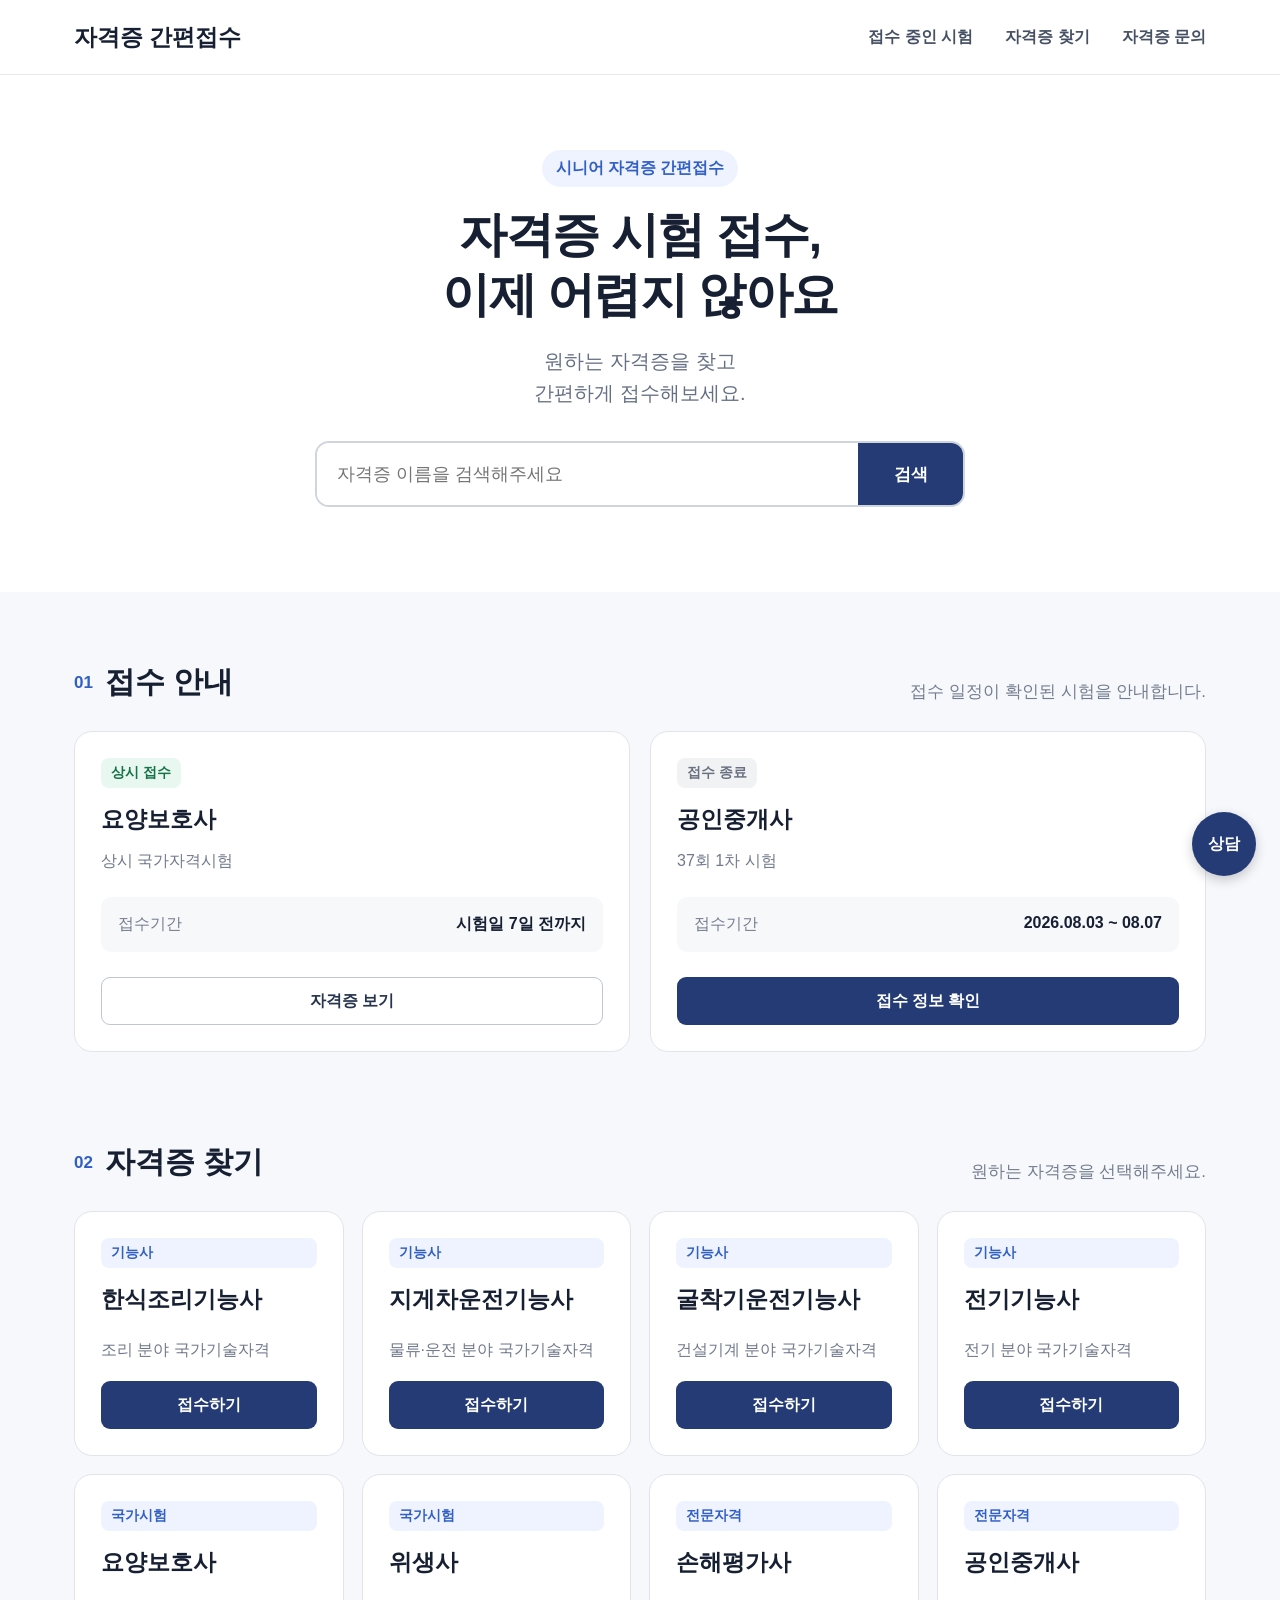
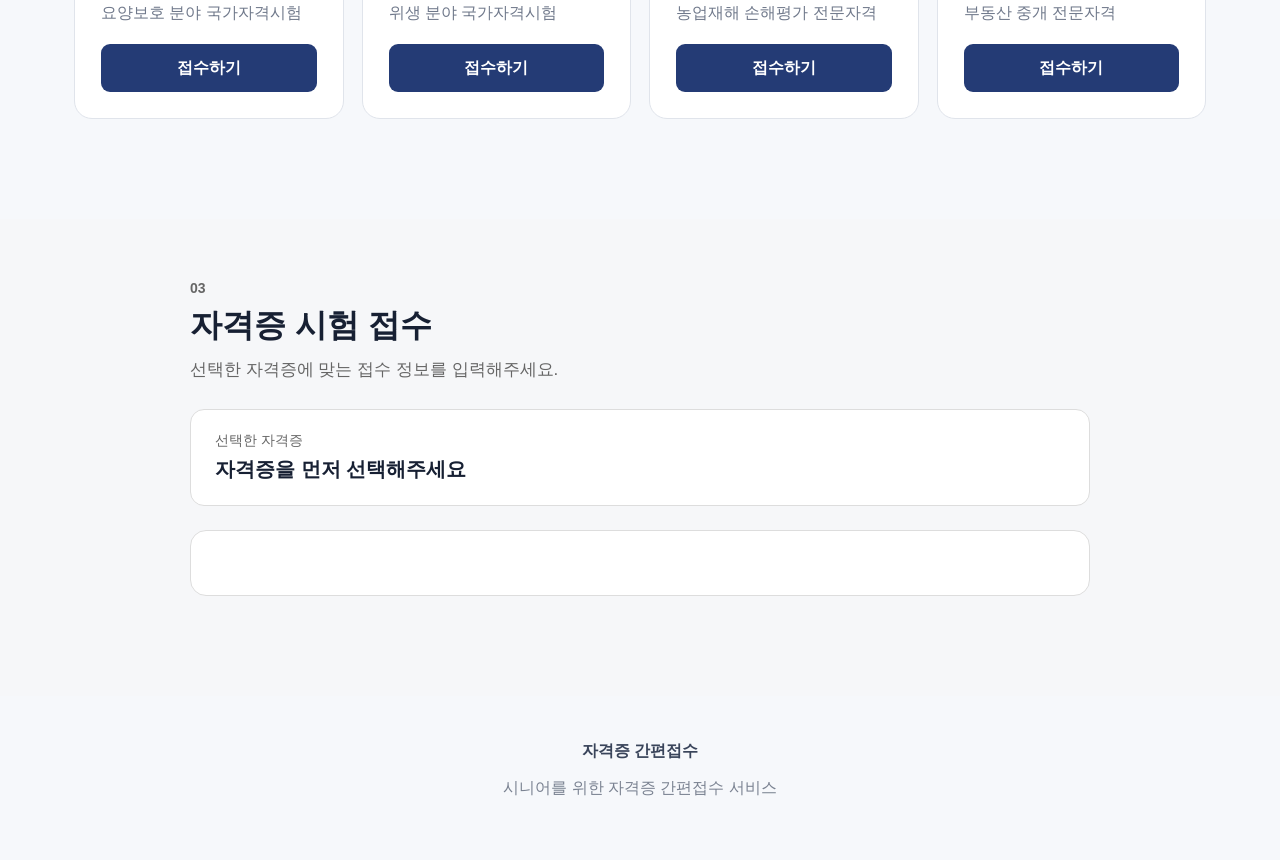
<file: index.html>
<!DOCTYPE html>
<html lang="ko">

<head>
  <meta charset="UTF-8">
  <meta name="viewport" content="width=device-width, initial-scale=1.0">

  <title>자격증 간편접수</title>

  <link
    rel="stylesheet"
    href="style.css"
  >
  <link
    rel="stylesheet"
    href="chatbot.css"
  >
</head>


<body>


<!-- =========================
     HEADER
========================= -->

<header class="top-header">

  <div class="nav">

    <div class="logo">
      자격증 간편접수
    </div>

    <nav>
      <a href="#open-exams">
        접수 중인 시험
      </a>

      <a href="#certificates">
        자격증 찾기
      </a>

      <a href="/cb/">
        자격증 문의
      </a>
    </nav>

  </div>

</header>



<main>


<!-- =========================
     HERO
========================= -->

<section class="hero">

  <span class="hero-label">
    시니어 자격증 간편접수
  </span>

  <h1>
    자격증 시험 접수,<br>
    이제 어렵지 않아요
  </h1>

  <p>
    원하는 자격증을 찾고<br class="mobile-break">
    간편하게 접수해보세요.
  </p>


  <div class="search-box">

    <input
      type="text"
      id="certificate-search"
      placeholder="자격증 이름을 검색해주세요"
    >

    <button
      type="button"
      id="search-button"
    >
      검색
    </button>

  </div>

</section>



<!-- =========================
     접수 안내
========================= -->

<section
  class="content-section"
  id="open-exams"
>

  <div class="section-heading">

    <div>
      <span class="section-number">
        01
      </span>

      <h2>
        접수 안내
      </h2>
    </div>

    <p>
      접수 일정이 확인된 시험을 안내합니다.
    </p>

  </div>


  <div class="open-grid">


    <!-- 요양보호사 -->

    <article class="open-card">

      <span class="status ongoing">
        상시 접수
      </span>

      <h3>
        요양보호사
      </h3>

      <p class="category">
        상시 국가자격시험
      </p>

      <div class="exam-info">

        <span>
          접수기간
        </span>

        <strong>
          시험일 7일 전까지
        </strong>

      </div>


      <button
        type="button"
        class="info-button"
        data-search="요양보호사"
      >
        자격증 보기
      </button>

    </article>


    <!-- 공인중개사 -->

    <article class="open-card">

      <span class="status ended">
        접수 종료
      </span>

      <h3>
        공인중개사
      </h3>

      <p class="category">
        37회 1차 시험
      </p>

      <div class="exam-info">

        <span>
          접수기간
        </span>

        <strong>
          2026.08.03 ~ 08.07
        </strong>

      </div>


      <button
        type="button"
        class="apply-button"
        data-certificate="공인중개사"
      >
        접수 정보 확인
      </button>

    </article>


  </div>

</section>



<!-- =========================
     자격증 전체
========================= -->

<section
  class="content-section"
  id="certificates"
>

  <div class="section-heading">

    <div>

      <span class="section-number">
        02
      </span>

      <h2>
        자격증 찾기
      </h2>

    </div>

    <p>
      원하는 자격증을 선택해주세요.
    </p>

  </div>


  <div
    class="certificate-grid"
    id="certificate-grid"
  >


    <!-- 한식조리기능사 -->

    <article
      class="certificate-card available"
      data-name="한식조리기능사"
    >

      <span class="certificate-type">
        기능사
      </span>

      <h3>
        한식조리기능사
      </h3>

      <p>
        조리 분야 국가기술자격
      </p>

      <button
        type="button"
        class="apply-button"
        data-certificate="한식조리기능사"
      >
        접수하기
      </button>

    </article>


    <!-- 지게차운전기능사 -->

    <article
      class="certificate-card available"
      data-name="지게차운전기능사"
    >

      <span class="certificate-type">
        기능사
      </span>

      <h3>
        지게차운전기능사
      </h3>

      <p>
        물류·운전 분야 국가기술자격
      </p>

      <button
        type="button"
        class="apply-button"
        data-certificate="지게차운전기능사"
      >
        접수하기
      </button>

    </article>


    <!-- 굴착기운전기능사 -->

    <article
      class="certificate-card available"
      data-name="굴착기운전기능사"
    >

      <span class="certificate-type">
        기능사
      </span>

      <h3>
        굴착기운전기능사
      </h3>

      <p>
        건설기계 분야 국가기술자격
      </p>

      <button
        type="button"
        class="apply-button"
        data-certificate="굴착기운전기능사"
      >
        접수하기
      </button>

    </article>


    <!-- 전기기능사 -->

    <article
      class="certificate-card available"
      data-name="전기기능사"
    >

      <span class="certificate-type">
        기능사
      </span>

      <h3>
        전기기능사
      </h3>

      <p>
        전기 분야 국가기술자격
      </p>

      <button
        type="button"
        class="apply-button"
        data-certificate="전기기능사"
      >
        접수하기
      </button>

    </article>


    <!-- 요양보호사 -->

    <article
      class="certificate-card available"
      data-name="요양보호사"
    >

      <span class="certificate-type">
        국가시험
      </span>

      <h3>
        요양보호사
      </h3>

      <p>
        요양보호 분야 국가자격시험
      </p>

      <button
        type="button"
        class="apply-button"
        data-certificate="요양보호사"
      >
        접수하기
      </button>

    </article>


    <!-- 위생사 -->

    <article
      class="certificate-card available"
      data-name="위생사"
    >

      <span class="certificate-type">
        국가시험
      </span>

      <h3>
        위생사
      </h3>

      <p>
        위생 분야 국가자격시험
      </p>

      <button
        type="button"
        class="apply-button"
        data-certificate="위생사"
      >
        접수하기
      </button>

    </article>


    <!-- 손해평가사 -->

    <article
      class="certificate-card available"
      data-name="손해평가사"
    >

      <span class="certificate-type">
        전문자격
      </span>

      <h3>
        손해평가사
      </h3>

      <p>
        농업재해 손해평가 전문자격
      </p>

      <button
        type="button"
        class="apply-button"
        data-certificate="손해평가사"
      >
        접수하기
      </button>

    </article>


    <!-- 공인중개사 -->

    <article
      class="certificate-card available"
      data-name="공인중개사"
    >

      <span class="certificate-type">
        전문자격
      </span>

      <h3>
        공인중개사
      </h3>

      <p>
        부동산 중개 전문자격
      </p>

      <button
        type="button"
        class="apply-button"
        data-certificate="공인중개사"
      >
        접수하기
      </button>

    </article>


  </div>


  <p
    id="no-result"
    class="no-result"
  >
    검색 결과가 없습니다.
  </p>

</section>



<!-- =========================
     통합 접수 Form
========================= -->

<section
  class="application-section"
  id="application"
>

  <div class="form-wrapper">


    <div class="form-heading">

      <span class="section-number">
        03
      </span>

      <h2>
        자격증 시험 접수
      </h2>

      <p>
        선택한 자격증에 맞는 접수 정보를 입력해주세요.
      </p>

    </div>



    <!-- 선택한 자격증 -->

    <div class="selected-exam">

      <div>

        <span>
          선택한 자격증
        </span>

        <strong id="selected-certificate-name">
          자격증을 먼저 선택해주세요
        </strong>

      </div>

      <span id="selected-exam-type"></span>

    </div>



    <form id="application-form">


      <input
        type="hidden"
        id="selected-certificate"
        name="certificate"
      >



      <!-- =========================
           국가기술자격
      ========================== -->

      <div
        class="form-type-section"
        id="national-form"
        hidden
      >


        <div class="form-step">

          <span>
            STEP 1
          </span>

          <h3>
            시험 정보
          </h3>

        </div>


        <div class="auto-info-grid">

          <div class="auto-info">

            <span>
              시험유형
            </span>

            <strong id="national-exam-type">
              -
            </strong>

          </div>


          <div class="auto-info">

            <span>
              시험구분
            </span>

            <strong>
              필기
            </strong>

          </div>


          <div class="auto-info">

            <span>
              등급
            </span>

            <strong>
              기능사
            </strong>

          </div>

        </div>



        <!-- 전기기능사 회차 -->

        <div
          class="form-group"
          id="exam-round-group"
          hidden
        >

          <label for="exam-round">
            시험 회차 <span>*</span>
          </label>

          <select id="exam-round">

            <option value="">
              회차를 선택해주세요
            </option>

            <option value="1">1회</option>
            <option value="2">2회</option>
            <option value="3">3회</option>
            <option value="4">4회</option>

          </select>

        </div>



        <!-- 시험지역 -->

        <div class="form-group">

          <label for="national-region">
            시험지역 <span>*</span>
          </label>

          <select id="national-region">

            <option value="">
              지역을 선택해주세요
            </option>

            <option value="서울">서울</option>
            <option value="부산">부산</option>
            <option value="대구">대구</option>
            <option value="인천">인천</option>
            <option value="광주">광주</option>
            <option value="대전">대전</option>
            <option value="울산">울산</option>
            <option value="세종">세종</option>
            <option value="경기">경기</option>
            <option value="강원">강원</option>
            <option value="충북">충북</option>
            <option value="충남">충남</option>
            <option value="전북">전북</option>
            <option value="전남">전남</option>
            <option value="경북">경북</option>
            <option value="경남">경남</option>
            <option value="제주">제주</option>

          </select>

        </div>



        <!-- 시험장 -->

        <div class="form-group">

          <label for="national-center">
            시험장 <span>*</span>
          </label>

          <select
            id="national-center"
            disabled
          >

            <option value="">
              시험지역을 먼저 선택해주세요
            </option>

          </select>

        </div>



        <!-- 시험일 -->

        <div class="form-group">

          <label for="national-date">
            시험일 <span>*</span>
          </label>

          <select
            id="national-date"
            disabled
          >

            <option value="">
              시험장을 먼저 선택해주세요
            </option>

          </select>

        </div>



        <!-- 시험시간 -->

        <div class="form-group">

          <label for="national-session">
            시험시간 <span>*</span>
          </label>

          <select id="national-session">

            <option value="">
              시간을 선택해주세요
            </option>

          </select>

        </div>



        <div class="form-step">

          <span>
            STEP 2
          </span>

          <h3>
            응시자격
          </h3>

        </div>


        <div class="form-group">

          <label for="national-eligibility">
            응시자격유형 <span>*</span>
          </label>

          <select id="national-eligibility">

            <option value="">
              선택해주세요
            </option>

            <option value="제한없음">
              제한없음
            </option>

            <option value="관련학과졸업">
              관련학과졸업
            </option>

            <option value="경력">
              경력
            </option>

            <option value="기타">
              기타
            </option>

          </select>

        </div>


      </div>



      <!-- =========================
           전문자격
      ========================== -->

      <div
        class="form-type-section"
        id="professional-form"
        hidden
      >


        <div class="form-step">

          <span>
            STEP 1
          </span>

          <h3>
            시험 정보
          </h3>

        </div>



        <div class="form-group">

          <label for="professional-stage">
            시험 차수 <span>*</span>
          </label>

          <select id="professional-stage">

            <option value="">
              차수를 선택해주세요
            </option>

            <option value="1차">
              1차
            </option>

            <option value="2차">
              2차
            </option>

          </select>

        </div>



        <!-- 2차 선택 시 표시 -->

        <div
          id="first-pass-fields"
          hidden
        >


          <div class="form-group">

            <label>
              1차 합격 여부 <span>*</span>
            </label>

            <label class="checkbox-label">

              <input
                type="checkbox"
                id="first-pass-holder"
              >

              1차 시험에 합격했습니다.

            </label>

          </div>


          <div class="form-group">

            <label for="first-pass-year">
              1차 합격연도
            </label>

            <input
              type="number"
              id="first-pass-year"
              placeholder="예: 2025"
            >

          </div>


          <div class="form-group">

            <label for="first-pass-number">
              1차 합격번호
            </label>

            <input
              type="text"
              id="first-pass-number"
              placeholder="합격번호를 입력해주세요"
            >

          </div>


        </div>



        <div class="subject-box">

          <span>
            시험과목
          </span>

          <div id="professional-subjects">
            시험 차수를 선택하면 시험과목이 표시됩니다.
          </div>

        </div>



        <div class="form-step">

          <span>
            STEP 2
          </span>

          <h3>
            시험 장소 및 일정
          </h3>

        </div>



        <div class="form-group">

          <label for="professional-region">
            시험지역 <span>*</span>
          </label>

          <select id="professional-region">

            <option value="">
              지역을 선택해주세요
            </option>

            <option value="서울">서울</option>
            <option value="부산">부산</option>
            <option value="대구">대구</option>
            <option value="인천">인천</option>
            <option value="광주">광주</option>
            <option value="대전">대전</option>
            <option value="울산">울산</option>
            <option value="세종">세종</option>
            <option value="경기">경기</option>
            <option value="강원">강원</option>
            <option value="충북">충북</option>
            <option value="충남">충남</option>
            <option value="전북">전북</option>
            <option value="전남">전남</option>
            <option value="경북">경북</option>
            <option value="경남">경남</option>
            <option value="제주">제주</option>

          </select>

        </div>



        <div class="form-group">

          <label for="professional-center">
            시험장 <span>*</span>
          </label>

          <select
            id="professional-center"
            disabled
          >

            <option value="">
              시험지역을 먼저 선택해주세요
            </option>

          </select>

        </div>



        <div class="form-group">

          <label for="professional-date">
            시험일 <span>*</span>
          </label>

          <select
            id="professional-date"
            disabled
          >

            <option value="">
              시험장을 먼저 선택해주세요
            </option>

          </select>

        </div>



        <div class="form-group">

          <label for="professional-session">
            시험시간 <span>*</span>
          </label>

          <select
            id="professional-session"
            disabled
          >

            <option value="">
              시험 차수를 먼저 선택해주세요
            </option>

          </select>

        </div>


      </div>



      <!-- =========================
           보건자격
      ========================== -->

      <div
        class="form-type-section"
        id="health-form"
        hidden
      >


        <div class="form-step">

          <span>
            STEP 1
          </span>

          <h3>
            본인 인증
          </h3>

        </div>


        <div class="form-group">

          <label for="real-name-method">
            실명인증 방식 <span>*</span>
          </label>

          <select id="real-name-method">

            <option value="">
              인증방식을 선택해주세요
            </option>

            <option value="휴대폰">
              휴대폰
            </option>

            <option value="아이핀">
              아이핀
            </option>

            <option value="공동인증서">
              공동인증서
            </option>

          </select>

        </div>



        <div class="form-group">

          <label for="health-email">
            이메일
          </label>

          <input
            type="email"
            id="health-email"
            placeholder="example@email.com"
          >

        </div>



        <div class="form-step">

          <span>
            STEP 2
          </span>

          <h3>
            교육 정보
          </h3>

        </div>



        <div class="form-group">

          <label for="training-institution">
            교육기관 <span>*</span>
          </label>

          <input
            type="text"
            id="training-institution"
            placeholder="교육기관명을 입력해주세요"
          >

        </div>



        <div class="form-group">

          <label for="training-completion-number">
            교육수료번호 <span>*</span>
          </label>

          <input
            type="text"
            id="training-completion-number"
            placeholder="교육수료번호를 입력해주세요"
          >

        </div>



        <div class="form-group">

          <label for="training-date">
            교육수료일 <span>*</span>
          </label>

          <input
            type="date"
            id="training-date"
          >

        </div>



        <div class="form-group">

          <label for="training-hours">
            교육시간
          </label>

          <input
            type="number"
            id="training-hours"
            min="0"
            placeholder="교육시간을 입력해주세요"
          >

        </div>



        <div class="form-group">

          <label for="health-center">
            시험센터 <span>*</span>
          </label>

          <select id="health-center">

            <option value="">
              센터를 선택해주세요
            </option>

            <option value="서울">서울</option>
            <option value="부산">부산</option>
            <option value="대구">대구</option>
            <option value="광주">광주</option>
            <option value="대전">대전</option>
            <option value="수원">수원</option>
            <option value="청주">청주</option>
            <option value="전주">전주</option>
            <option value="제주">제주</option>

          </select>

        </div>



        <div class="form-group">

          <label for="health-time-slot">
            시험시간 <span>*</span>
          </label>

          <select id="health-time-slot">

            <option value="">
              시간을 선택해주세요
            </option>

            <option value="AM">
              오전 09:00
            </option>

            <option value="PM">
              오후 14:00
            </option>

          </select>

        </div>


      </div>



      <!-- =========================
           공통 신청자 정보
      ========================== -->

      <div
        id="common-fields"
        hidden
      >


        <div class="form-step">

          <span>
            FINAL
          </span>

          <h3>
            신청자 정보
          </h3>

        </div>



        <div class="form-group">

          <label for="name">
            이름 <span>*</span>
          </label>

          <input
            type="text"
            id="name"
            placeholder="이름을 입력해주세요"
            required
          >

        </div>



        <div class="form-group">

          <label for="phone">
            휴대전화 번호 <span>*</span>
          </label>

          <input
            type="tel"
            id="phone"
            placeholder="010-0000-0000"
            required
          >

        </div>



        <div class="form-step">

          <span>
            FINAL
          </span>

          <h3>
            사진 및 결제
          </h3>

        </div>



        <div class="form-group">

          <label for="photo">
            증명사진 <span>*</span>
          </label>

          <input
            type="file"
            id="photo"
            accept="image/*"
          >

        </div>



        <div class="form-group">

          <label for="discount-type">
            수수료 감면
          </label>

          <select id="discount-type">

            <option value="없음">
              없음
            </option>

            <option value="장애인">
              장애인
            </option>

            <option value="기초생활수급자">
              기초생활수급자
            </option>

            <option value="국가유공자">
              국가유공자
            </option>

            <option value="차상위계층">
              차상위계층
            </option>

          </select>

        </div>



        <div class="fee-box">

          <div>

            <span>
              응시 수수료
            </span>

            <strong id="original-fee">
              -
            </strong>

          </div>


          <div>

            <span>
              최종 결제금액
            </span>

            <strong id="final-fee">
              -
            </strong>

          </div>

        </div>



        <div class="form-group">

          <label for="payment-method">
            결제수단 <span>*</span>
          </label>

          <select id="payment-method">

            <option value="">
              결제수단을 선택해주세요
            </option>

            <option value="card">
              신용카드
            </option>

            <option value="transfer">
              계좌이체
            </option>

            <option value="virtual">
              가상계좌
            </option>

          </select>

        </div>



        <button
          type="submit"
          class="submit-button"
        >
          접수 신청하기
        </button>


      </div>


    </form>

  </div>

</section>


</main>



<!-- =========================
     접수 완료
========================= -->

<div
  class="modal"
  id="complete-modal"
>

  <div class="modal-content">

    <div class="check-icon">
      ✓
    </div>

    <h2>
      접수가 완료되었습니다
    </h2>

    <p>
      신청하신 내용이 정상적으로 접수되었습니다.
    </p>

    <div class="complete-info">

      <span>
        신청 자격증
      </span>

      <strong id="complete-certificate">
      </strong>

    </div>

    <button
      type="button"
      id="close-modal"
    >
      확인
    </button>

  </div>

</div>



<footer>

  <strong>
    자격증 간편접수
  </strong>

  <p>
    시니어를 위한 자격증 간편접수 서비스
  </p>

</footer>


<script src="script.js"></script>
<script src="chatbot.js"></script>

<!-- =========================
     자격증 접수 챗봇
========================= -->

<button
  id="chatbot-floating-btn"
  class="chatbot-floating-btn"
  type="button"
  aria-label="챗봇 열기"
>
  상담
</button>

<div
  id="chatbot-window"
  class="chatbot-window chatbot-hidden"
>
  <div class="chatbot-header">

    <div class="chatbot-header-title">
      <strong>자격증 접수 도우미</strong>
      <span>AI 상담</span>
    </div>

    <button
      id="chatbot-close-btn"
      class="chatbot-close-btn"
      type="button"
      aria-label="챗봇 닫기"
    >
      ×
    </button>

  </div>

  <div
    id="chatbot-messages"
    class="chatbot-messages"
  ></div>

  <div class="chatbot-input-area">

    <input
      id="chatbot-input"
      class="chatbot-input"
      type="text"
      placeholder="궁금한 내용을 입력해주세요"
      autocomplete="off"
    >

    <button
      id="chatbot-send-btn"
      class="chatbot-send-btn"
      type="button"
    >
      전송
    </button>

  </div>
</div>

</body>
</html>
</file>
<file: style.css>
* {
  box-sizing: border-box;
}

html {
  scroll-behavior: smooth;
}

body {
  margin: 0;
  font-family: Arial, "Apple SD Gothic Neo", sans-serif;
  color: #172033;
  background: #f6f8fb;
}

button,
input {
  font-family: inherit;
}

button {
  cursor: pointer;
}

.top-header {
  background: #ffffff;
  border-bottom: 1px solid #e5e8ee;
  position: sticky;
  top: 0;
  z-index: 20;
}

.nav {
  max-width: 1180px;
  height: 74px;
  margin: auto;
  padding: 0 24px;

  display: flex;
  align-items: center;
  justify-content: space-between;
}

.logo {
  font-size: 23px;
  font-weight: 800;
}

nav {
  display: flex;
  gap: 32px;
}

nav a {
  color: #465064;
  text-decoration: none;
  font-size: 16px;
  font-weight: 700;
}

.hero {
  padding: 75px 24px 85px;
  text-align: center;
  background: #ffffff;
}

.hero-label {
  display: inline-block;
  margin-bottom: 18px;
  padding: 8px 14px;

  background: #eef3ff;
  border-radius: 100px;

  color: #315fc4;
  font-weight: 700;
}

.hero h1 {
  margin: 0;
  font-size: 48px;
  line-height: 1.25;
  letter-spacing: -1.5px;
}

.hero p {
  margin: 20px 0 32px;
  color: #667085;
  font-size: 20px;
  line-height: 1.6;
}

.search-box {
  max-width: 650px;
  margin: auto;

  display: flex;

  background: white;
  border: 2px solid #cfd5df;
  border-radius: 14px;
  overflow: hidden;
}

.search-box:focus-within {
  border-color: #315fc4;
}

.search-box input {
  flex: 1;
  min-width: 0;
  height: 62px;
  padding: 0 20px;

  border: 0;
  outline: 0;

  font-size: 18px;
}

.search-box button {
  width: 105px;
  border: 0;

  background: #243b75;
  color: white;

  font-size: 17px;
  font-weight: 700;
}

.content-section {
  max-width: 1180px;
  margin: auto;
  padding: 70px 24px 20px;
}

.section-heading {
  margin-bottom: 28px;

  display: flex;
  justify-content: space-between;
  align-items: flex-end;
}

.section-heading > div {
  display: flex;
  align-items: center;
  gap: 12px;
}

.section-number {
  color: #315fc4;
  font-size: 17px;
  font-weight: 800;
}

.section-heading h2,
.form-heading h2 {
  margin: 0;
  font-size: 30px;
}

.section-heading p,
.form-heading p {
  margin: 0;
  color: #747d8f;
  font-size: 17px;
}

.open-grid {
  display: grid;
  grid-template-columns: repeat(2, 1fr);
  gap: 20px;
}

.open-card,
.certificate-card {
  background: white;
  border: 1px solid #e0e4eb;
  border-radius: 18px;
  padding: 26px;
}

.open-card h3,
.certificate-card h3 {
  margin: 16px 0 7px;
  font-size: 23px;
}

.category,
.certificate-card p {
  color: #70798b;
  font-size: 16px;
}

.status,
.certificate-type {
  display: inline-block;
  padding: 6px 10px;

  border-radius: 8px;

  font-size: 14px;
  font-weight: 700;
}

.ongoing {
  background: #e8f7ef;
  color: #167347;
}

.ended {
  background: #f1f2f4;
  color: #697180;
}

.certificate-type {
  background: #eef3ff;
  color: #315fc4;
}

.exam-info {
  margin: 25px 0;
  padding: 17px;

  display: flex;
  justify-content: space-between;

  background: #f7f8fa;
  border-radius: 10px;
}

.exam-info span {
  color: #747d8f;
}

.certificate-grid {
  display: grid;
  grid-template-columns: repeat(4, 1fr);
  gap: 18px;
}

.certificate-card {
  display: flex;
  flex-direction: column;
  min-height: 245px;

  transition: transform .15s, box-shadow .15s;
}

.certificate-card:hover {
  transform: translateY(-3px);
  box-shadow: 0 10px 30px rgba(30, 45, 70, .08);
}

.certificate-card p {
  flex: 1;
  line-height: 1.5;
}

.apply-button,
.info-button,
.disabled-button {
  width: 100%;
  min-height: 48px;

  border-radius: 9px;

  font-size: 16px;
  font-weight: 700;
}

.apply-button {
  border: 0;
  background: #243b75;
  color: white;
}

.apply-button:hover {
  background: #172a5a;
}

.info-button {
  background: white;
  border: 1px solid #bfc6d2;
  color: #27344e;
}

.disabled-button {
  border: 1px solid #d8dce3;
  background: #f1f2f4;
  color: #9299a5;
  cursor: default;
}

.no-result {
  display: none;
  padding: 40px;
  text-align: center;
  color: #747d8f;
}

.application-section {
  margin-top: 80px;
  padding: 80px 24px;
  background: white;
}

.form-wrapper {
  max-width: 700px;
  margin: auto;
}

.form-heading {
  margin-bottom: 30px;
}

.form-heading h2 {
  margin: 8px 0 10px;
}

.selected-exam {
  margin-bottom: 30px;
  padding: 20px;

  display: flex;
  justify-content: space-between;
  align-items: center;

  background: #f0f4ff;
  border-radius: 12px;
}

.selected-exam span {
  color: #606a7c;
}

.selected-exam strong {
  font-size: 18px;
}

.form-group {
  margin-bottom: 25px;
}

.form-group label {
  display: block;
  margin-bottom: 10px;

  font-size: 18px;
  font-weight: 700;
}

.form-group label span {
  color: #d63638;
}

.form-group input {
  width: 100%;
  height: 60px;
  padding: 0 17px;

  border: 2px solid #d4d9e1;
  border-radius: 10px;

  font-size: 18px;
}

.form-group input:focus {
  outline: none;
  border-color: #315fc4;
}

.notice {
  margin: 10px 0 25px;
  padding: 15px;

  background: #f7f8fa;
  border-radius: 9px;

  color: #667085;
}

.submit-button {
  width: 100%;
  min-height: 64px;

  border: 0;
  border-radius: 11px;

  background: #243b75;
  color: white;

  font-size: 20px;
  font-weight: 800;
}

footer {
  padding: 45px 24px;
  text-align: center;
  color: #7a8291;
}

footer strong {
  color: #39445a;
}

.modal {
  display: none;

  position: fixed;
  inset: 0;
  z-index: 100;

  align-items: center;
  justify-content: center;

  padding: 20px;

  background: rgba(15, 23, 42, .55);
}

.modal.show {
  display: flex;
}

.modal-content {
  width: 100%;
  max-width: 440px;
  padding: 40px;

  background: white;
  border-radius: 20px;

  text-align: center;
}

.check-icon {
  width: 65px;
  height: 65px;
  margin: auto;

  display: flex;
  align-items: center;
  justify-content: center;

  border-radius: 50%;

  background: #e8f7ef;
  color: #167347;

  font-size: 32px;
  font-weight: 800;
}

.modal-content h2 {
  margin: 22px 0 10px;
}

.modal-content > p {
  color: #70798b;
}

.complete-info {
  margin: 25px 0;
  padding: 18px;

  display: flex;
  justify-content: space-between;

  background: #f7f8fa;
  border-radius: 10px;
}

#close-modal {
  width: 100%;
  height: 55px;

  border: 0;
  border-radius: 10px;

  background: #243b75;
  color: white;

  font-size: 18px;
  font-weight: 700;
}

@media (max-width: 900px) {
  .certificate-grid {
    grid-template-columns: repeat(2, 1fr);
  }
}

@media (max-width: 650px) {
  nav {
    display: none;
  }

  .hero {
    padding-top: 55px;
  }

  .hero h1 {
    font-size: 36px;
  }

  .open-grid,
  .certificate-grid {
    grid-template-columns: 1fr;
  }

  .section-heading {
    align-items: flex-start;
    flex-direction: column;
    gap: 10px;
  }

  .exam-info,
  .selected-exam {
    align-items: flex-start;
    flex-direction: column;
    gap: 7px;
  }

  .search-box button {
    width: 85px;
  }
}
/* =========================
   통합 접수 Form
========================= */

.application-section {
  padding: 60px 24px 100px;
  background: #f6f7f9;
}

.form-wrapper {
  max-width: 900px;
  margin: 0 auto;
}

.form-heading {
  margin-bottom: 28px;
}

.form-heading .section-number {
  display: inline-block;
  margin-bottom: 8px;
  font-size: 14px;
  font-weight: 700;
  color: #666;
}

.form-heading h2 {
  margin: 0 0 10px;
  font-size: 32px;
}

.form-heading p {
  margin: 0;
  color: #666;
  font-size: 17px;
}


/* 선택한 자격증 */

.selected-exam {
  display: flex;
  justify-content: space-between;
  align-items: center;
  gap: 20px;

  padding: 22px 24px;
  margin-bottom: 24px;

  background: #fff;
  border: 1px solid #ddd;
  border-radius: 14px;
}

.selected-exam div {
  display: flex;
  flex-direction: column;
  gap: 6px;
}

.selected-exam span {
  color: #666;
  font-size: 14px;
}

.selected-exam strong {
  font-size: 20px;
}


/* Form 전체 */

#application-form {
  background: #fff;
  border: 1px solid #ddd;
  border-radius: 16px;
  padding: 32px;
}

.form-type-section {
  width: 100%;
}


/* 단계 제목 */

.form-step {
  margin: 10px 0 24px;
  padding-bottom: 16px;
  border-bottom: 1px solid #e5e5e5;
}

.form-step:not(:first-child) {
  margin-top: 48px;
}

.form-step span {
  display: block;
  margin-bottom: 5px;
  font-size: 13px;
  font-weight: 700;
  color: #666;
}

.form-step h3 {
  margin: 0;
  font-size: 23px;
}


/* 자동 표시 정보 */

.auto-info-grid {
  display: grid;
  grid-template-columns: repeat(3, 1fr);
  gap: 12px;
  margin-bottom: 28px;
}

.auto-info {
  padding: 18px;
  background: #f6f7f9;
  border-radius: 10px;
}

.auto-info span {
  display: block;
  margin-bottom: 7px;
  font-size: 13px;
  color: #666;
}

.auto-info strong {
  font-size: 17px;
}


/* 입력 항목 */

.form-group {
  margin-bottom: 24px;
}

.form-group > label:first-child {
  display: block;
  margin-bottom: 9px;
  font-size: 16px;
  font-weight: 700;
}

.form-group label span {
  color: #d93025;
}

.form-group input,
.form-group select {
  width: 100%;
  min-height: 54px;
  padding: 0 15px;

  box-sizing: border-box;

  border: 1px solid #cfcfcf;
  border-radius: 9px;

  background: #fff;
  font-size: 16px;
}

.form-group input[type="file"] {
  padding: 14px;
}

.form-group input:focus,
.form-group select:focus {
  outline: 2px solid #222;
  outline-offset: 1px;
}

.form-group select:disabled {
  background: #f1f1f1;
  color: #888;
}


/* 체크박스 */

.checkbox-label {
  display: flex;
  align-items: center;
  gap: 10px;

  padding: 16px;

  border: 1px solid #ddd;
  border-radius: 9px;
}

.checkbox-label input {
  width: 20px;
  min-height: auto;
  height: 20px;
}


/* 시험과목 */

.subject-box {
  padding: 20px;
  margin-bottom: 24px;

  background: #f6f7f9;
  border-radius: 10px;
}

.subject-box > span {
  display: block;
  margin-bottom: 10px;

  font-size: 14px;
  font-weight: 700;
  color: #555;
}

#professional-subjects {
  line-height: 1.7;
}


/* 수수료 */

.fee-box {
  display: grid;
  grid-template-columns: 1fr 1fr;
  gap: 12px;

  padding: 20px;
  margin: 30px 0 24px;

  background: #f6f7f9;
  border-radius: 10px;
}

.fee-box div {
  display: flex;
  flex-direction: column;
  gap: 6px;
}

.fee-box span {
  font-size: 14px;
  color: #666;
}

.fee-box strong {
  font-size: 21px;
}


/* 접수 버튼 */

.submit-button {
  width: 100%;
  min-height: 60px;
  margin-top: 14px;

  border: 0;
  border-radius: 10px;

  background: #222;
  color: #fff;

  font-size: 18px;
  font-weight: 700;

  cursor: pointer;
}

.submit-button:hover {
  background: #000;
}


/* 모바일 */

@media (max-width: 700px) {

  .application-section {
    padding: 40px 16px 70px;
  }

  #application-form {
    padding: 22px 18px;
  }

  .form-heading h2 {
    font-size: 27px;
  }

  .auto-info-grid {
    grid-template-columns: 1fr;
  }

  .fee-box {
    grid-template-columns: 1fr;
  }

  .selected-exam {
    align-items: flex-start;
    flex-direction: column;
  }
}
</file>
<file: chatbot.css>
/* =========================
   챗봇 플로팅 버튼
========================= */

.chatbot-floating-btn {
  position: fixed;
  right: 24px;
  bottom: 24px;

  width: 64px;
  height: 64px;

  border: none;
  border-radius: 50%;

  background: #243b75;
  color: #ffffff;

  box-shadow: 0 4px 12px rgba(0, 0, 0, 0.2);

  display: flex;
  align-items: center;
  justify-content: center;

  font-size: 16px;
  font-weight: 700;

  cursor: pointer;
  z-index: 1000;

  transition:
    transform 0.2s ease,
    background 0.2s ease;
}

.chatbot-floating-btn:hover {
  background: #172a5a;
  transform: scale(1.05);
}


/* =========================
   채팅창
========================= */

.chatbot-window {
  position: fixed;
  right: 24px;
  bottom: 100px;

  width: 380px;
  height: 540px;

  background: #ffffff;

  border: 1px solid #e0e4eb;
  border-radius: 20px;

  box-shadow: 0 10px 30px rgba(0, 0, 0, 0.15);

  display: flex;
  flex-direction: column;

  overflow: hidden;

  z-index: 1000;
}

.chatbot-window.chatbot-hidden {
  display: none;
}


/* =========================
   헤더
========================= */

.chatbot-header {
  padding: 18px 20px;

  background: #243b75;
  color: #ffffff;

  display: flex;
  align-items: center;
  justify-content: space-between;
}

.chatbot-header-title {
  display: flex;
  flex-direction: column;
  gap: 3px;
}

.chatbot-header-title strong {
  font-size: 17px;
}

.chatbot-header-title span {
  font-size: 12px;
  opacity: 0.75;
}

.chatbot-close-btn {
  padding: 0;

  border: none;
  background: transparent;
  color: #ffffff;

  font-size: 25px;
  line-height: 1;

  cursor: pointer;
}

.chatbot-close-btn:hover {
  opacity: 0.8;
}


/* =========================
   메시지
========================= */

.chatbot-messages {
  flex: 1;

  padding: 16px;

  overflow-y: auto;

  background: #f7f9fc;

  display: flex;
  flex-direction: column;
  gap: 12px;
}

.chatbot-message {
  max-width: 80%;

  padding: 12px 16px;

  border-radius: 14px;

  font-size: 15px;
  line-height: 1.5;

  white-space: pre-wrap;
  word-break: break-word;
}

.chatbot-message.chatbot-bot {
  align-self: flex-start;

  background: #ffffff;
  color: #172033;

  border: 1px solid #e0e4eb;
  border-bottom-left-radius: 4px;
}

.chatbot-message.chatbot-user {
  align-self: flex-end;

  background: #243b75;
  color: #ffffff;

  border-bottom-right-radius: 4px;
}

.chatbot-message.chatbot-loading {
  align-self: flex-start;

  background: #ffffff;
  color: #667085;

  border: 1px solid #e0e4eb;

  font-style: italic;
}


/* =========================
   입력 영역
========================= */

.chatbot-input-area {
  padding: 12px 16px;

  background: #ffffff;

  border-top: 1px solid #e0e4eb;

  display: flex;
  gap: 8px;
}

.chatbot-input {
  flex: 1;

  min-width: 0;
  height: 46px;

  padding: 0 14px;

  border: 1px solid #cfd5df;
  border-radius: 10px;

  font-size: 15px;

  outline: none;
}

.chatbot-input:focus {
  border-color: #243b75;
}

.chatbot-send-btn {
  width: 58px;
  height: 46px;

  border: none;
  border-radius: 10px;

  background: #243b75;
  color: #ffffff;

  font-size: 14px;
  font-weight: 700;

  cursor: pointer;
}

.chatbot-send-btn:hover {
  background: #172a5a;
}


/* =========================
   모바일
========================= */

@media (max-width: 480px) {

  .chatbot-window {
    right: 0;
    bottom: 0;

    width: 100%;
    height: 100%;

    border-radius: 0;
  }

  .chatbot-floating-btn {
    right: 16px;
    bottom: 16px;

    width: 56px;
    height: 56px;
  }

}
</file>
